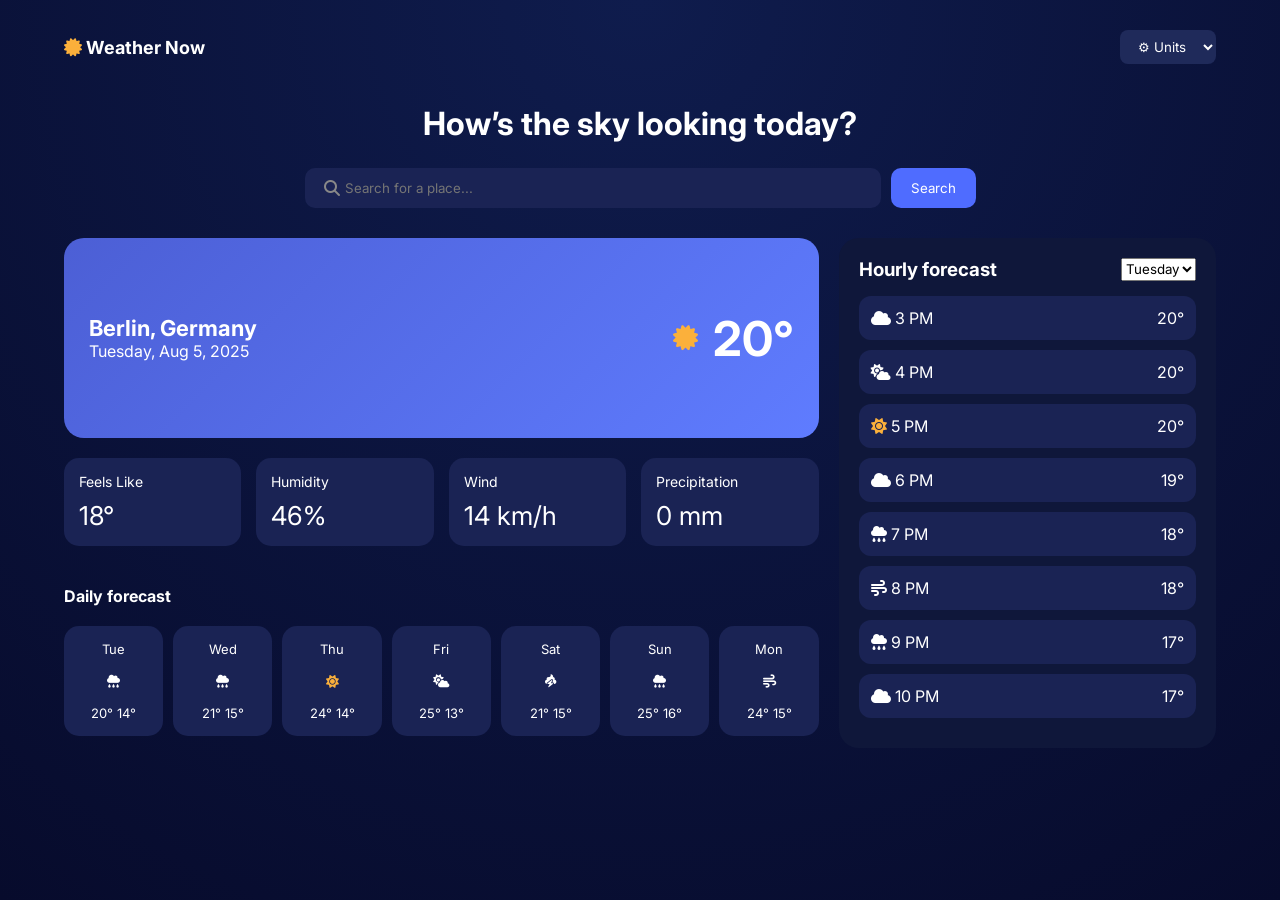
<file: Assignment 2_UI Weather/index.html>
<!DOCTYPE html>
<html lang="en">
<head>
  <meta charset="UTF-8" />
  <meta name="viewport" content="width=device-width, initial-scale=1.0">
  <title>Weather Now</title>
  <link rel="stylesheet" href="css/style.css" />
  <link rel="stylesheet" href="css/all.css">
  <link href="https://fonts.googleapis.com/css2?family=Inter:wght@400;600;700&display=swap" rel="stylesheet">
</head>
<body>

  <div class="app">

    <!-- Header -->
    <header class="header">
      <div class="logo">
        <i class="fa fa-certificate" aria-hidden="true" style="color: #FBB03B;"></i> 
        <span>Weather Now</span>
      </div>
      
      <select class="units">
        <option>⚙ Units</option>
      </select>
    </header>

    <!-- Title -->
    <h1 class="title">How’s the sky looking today?</h1>

    <!-- Search -->
    <div class="search-box">
      <i class="fa fa-search search-icon" aria-hidden="true"></i>
      <input type="text" placeholder="Search for a place..." />
      <button>Search</button>
    </div>

    <!-- Main Content -->
    <div class="content">

      <!-- Left -->
      <div class="left">

        <!-- Current Weather -->
        <div class="current-weather">
          <div>
            <h2>Berlin, Germany</h2>
            <p>Tuesday, Aug 5, 2025</p>
          </div>

          <div class="temp">
            <span><i class="fa fa-certificate" aria-hidden="true" style="color: #FBB03B;"></i></span>
            <h1>20°</h1>
          </div>
        </div>

        <!-- Stats -->
        <div class="stats">
          <div class="stat">Feels Like<br><span>18°</span></div>
          <div class="stat">Humidity<br><span>46%</span></div>
          <div class="stat">Wind<br><span>14 km/h</span></div>
          <div class="stat">Precipitation<br><span>0 mm</span></div>
        </div>

        <!-- Daily Forecast -->
         <br><h4>Daily forecast</h4><br>
        <div class="daily">
          <div class="day">Tue 
            <br><br><i class="fas fa-cloud-rain"></i><br><br>
            <span>20°</span>   <span>14°</span> 
          </div>
          <div class="day">Wed 
            <br><br><i class="fas fa-cloud-rain"></i><br><br>
            <span>21°</span>   <span>15°</span>
          </div>
          <div class="day">Thu 
            <br><br><i class="fas fa-sun" style="color: #FBB03B;"></i><br><br>
            <span>24°</span>   <span>14°</span>
          </div>
          <div class="day">Fri 
            <br><br><i class="fas fa-cloud-sun"></i><br><br>
            <span>25°</span>   <span>13°</span>
          </div>
          <div class="day">Sat 
            <br><br><i class="fas fa-poo-storm"></i><br><br>
            <span>21°</span>  <span>15°</span>
          </div>
          <div class="day">Sun 
            <br><br><i class="fas fa-cloud-rain"></i><br><br>
            <span>25°</span>   <span>16°</span>
          </div>
          <div class="day">Mon 
            <br><br><i class="fas fa-wind"></i><br><br>
            <span>24°</span>   <span>15°</span>
          </div>
        </div>

      </div>

      <!-- Right -->
      <div class="right">
        <div class="hourly-header">
          <h3>Hourly forecast</h3>
          <select>
            <option>Tuesday</option>
          </select>
        </div>

        <div class="hour"><span><i class="fa fa-cloud" aria-hidden="true"></i>  3 PM</span>20°</div>
        <div class="hour"><span><i class="fas fa-cloud-sun"></i>   4 PM</span> 20°</div>
        <div class="hour"><span><i class="fas fa-sun" style="color: #FBB03B;"></i>   5 PM</span> 20°</div>
        <div class="hour"><span><i class="fa fa-cloud" aria-hidden="true"></i>  6 PM</span>19°</div>
        <div class="hour"><span><i class="fas fa-cloud-rain"></i>  7 PM</span>18°</div>
        <div class="hour"><span><i class="fas fa-wind"></i>  8 PM</span>18°</div>
        <div class="hour"><span><i class="fas fa-cloud-rain"></i>   9 PM</span>17°</div>
        <div class="hour"><span><i class="fa fa-cloud" aria-hidden="true"></i>  10 PM</span>17°</div>
      </div>

    </div>
  </div>

</body>
</html>
</file>
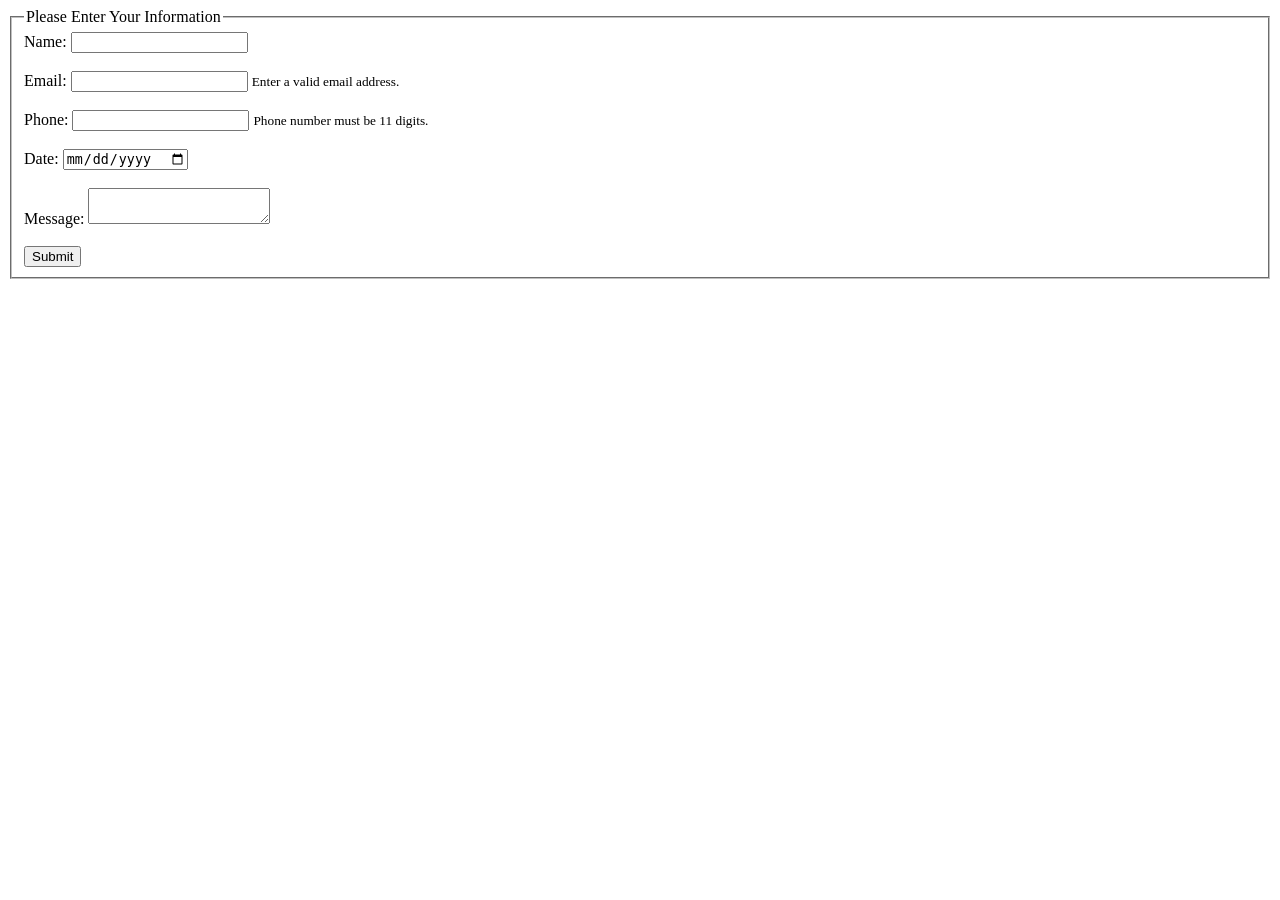
<file: HTML/Assignment_1/accessible form/index.html>
<!DOCTYPE html>
<html lang="en">
<head>
    <meta charset="UTF-8">
    <meta name="viewport" content="width=device-width, initial-scale=1.0">
    <title>Accessible Form</title>
</head>
<body>

    <!-- 
    4. Create an Accessible Form With Validations
    Requirements:
	    â€¢	<label for=""> for all inputs
	    â€¢	Email input with pattern
	    â€¢	Phone number input with pattern
	    â€¢	Date picker
	    â€¢	Textarea
	    â€¢	Required fields
	    â€¢	Fieldset + legend
	    â€¢	Add aria attributes (aria-describedby, aria-invalid)
     -->

    <form>
        <fieldset>
            <legend>Please Enter Your Information</legend>

            <label for="name">Name:</label>
            <input type="text" id="name" name="name" required aria-invalid="false">
            <br><br>

            <label for="email">Email:</label>
            <input type="email" name="email" id="email" required pattern="[a-z0-9._%+-]+@[a-z0-9.-]+\.[a-z]{2,}"
            aria-describedby="emailHelp" aria-invalid="false">
            <small id="emailHelp"> Enter a valid email address.</small>
            <br><br>

            <label for="phone">Phone:</label>
            <input type="tel" name="phone" id="phone" required pattern="[0-9]{11}" aria-describedby="phoneHelp"
             aria-invalid="false">
            <small id="phoneHelp"> Phone number must be 11 digits.</small>
            <br><br>

            <label for="date">Date:</label>
            <input type="date" id="date" name="date" required>
            <br><br>

            <label for="message">Message:</label>
            <textarea name="message" id="message" required aria-invalid="false"></textarea>
            <br><br>

            <button type="submit">Submit</button> 
        </fieldset>
    </form>
    
</body>
</html>
</file>
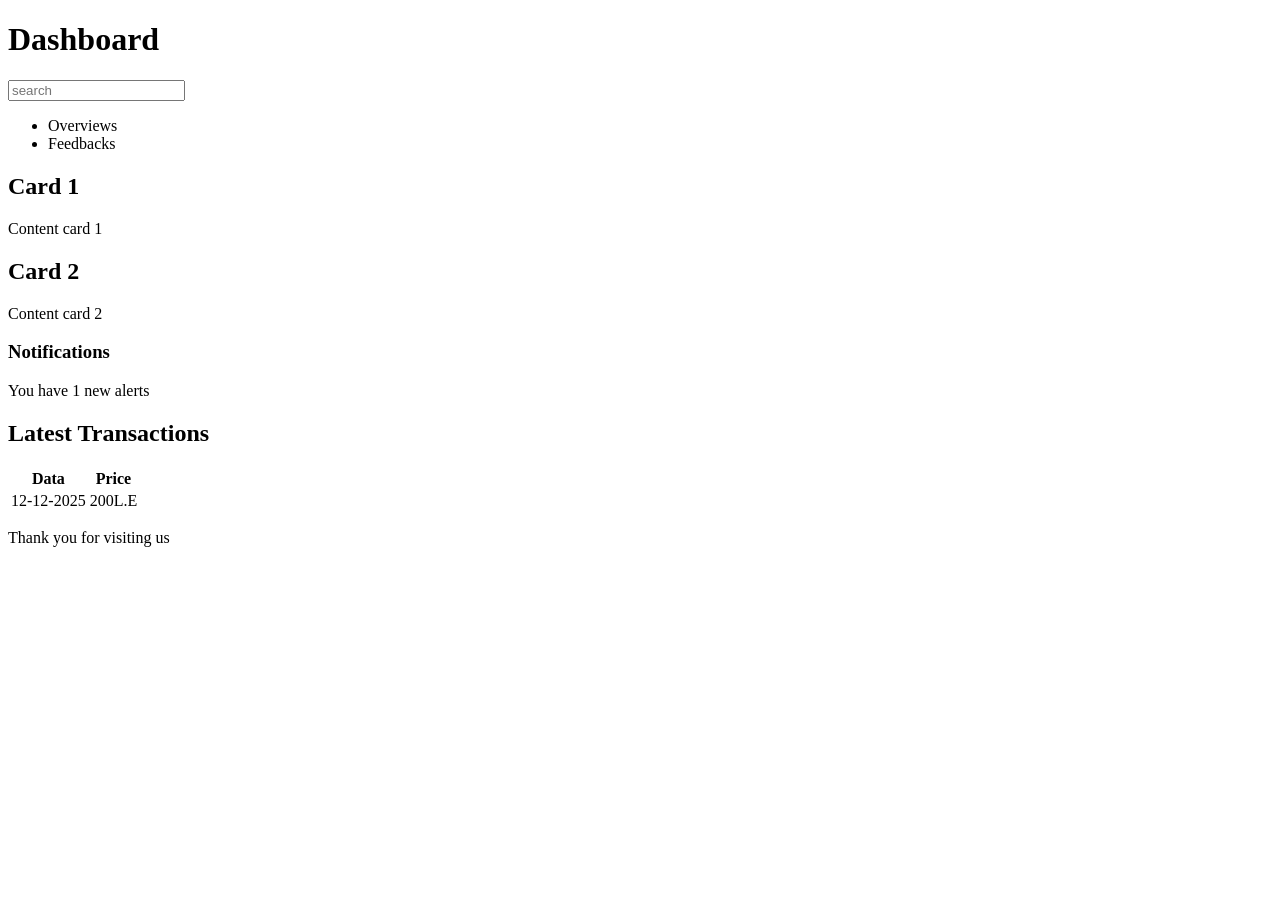
<file: HTML/Assignment_1/Dashboard/index.html>
<!DOCTYPE html>
<html lang="en">
<head>
    <meta charset="UTF-8">
    <meta name="viewport" content="width=device-width, initial-scale=1.0">
    <title>Dashboard</title>
</head>
<body>

    <header>
        <h1>Dashboard</h1>
        <input type="search" placeholder="search">
    </header>

    <nav>
        <ul>
            <li>Overviews</li>
            <li>Feedbacks</li>
        </ul>
    </nav>

    <main>
        <section>
            <article>
                <h2>Card 1</h2>
                <p>Content card 1</p>
            </article>
            <article>
                <h2>Card 2</h2>
                <p>Content card 2</p>
            </article>
        </section>

        <aside>
            <h3>Notifications</h3>
            <p>You have 1 new alerts</p>
        </aside>

        <section>
            <h2>Latest Transactions</h2>
            <table>
                <tr>
                    <th>Data</th>
                    <th>Price</th>
                </tr>
                <tr>
                    <td>12-12-2025</td>
                    <td>200L.E</td>
                </tr>
            </table>
        </section>
    </main>

    <footer>
        <p>Thank you for visiting us</p>
    </footer>
    
</body>
</html>
</file>
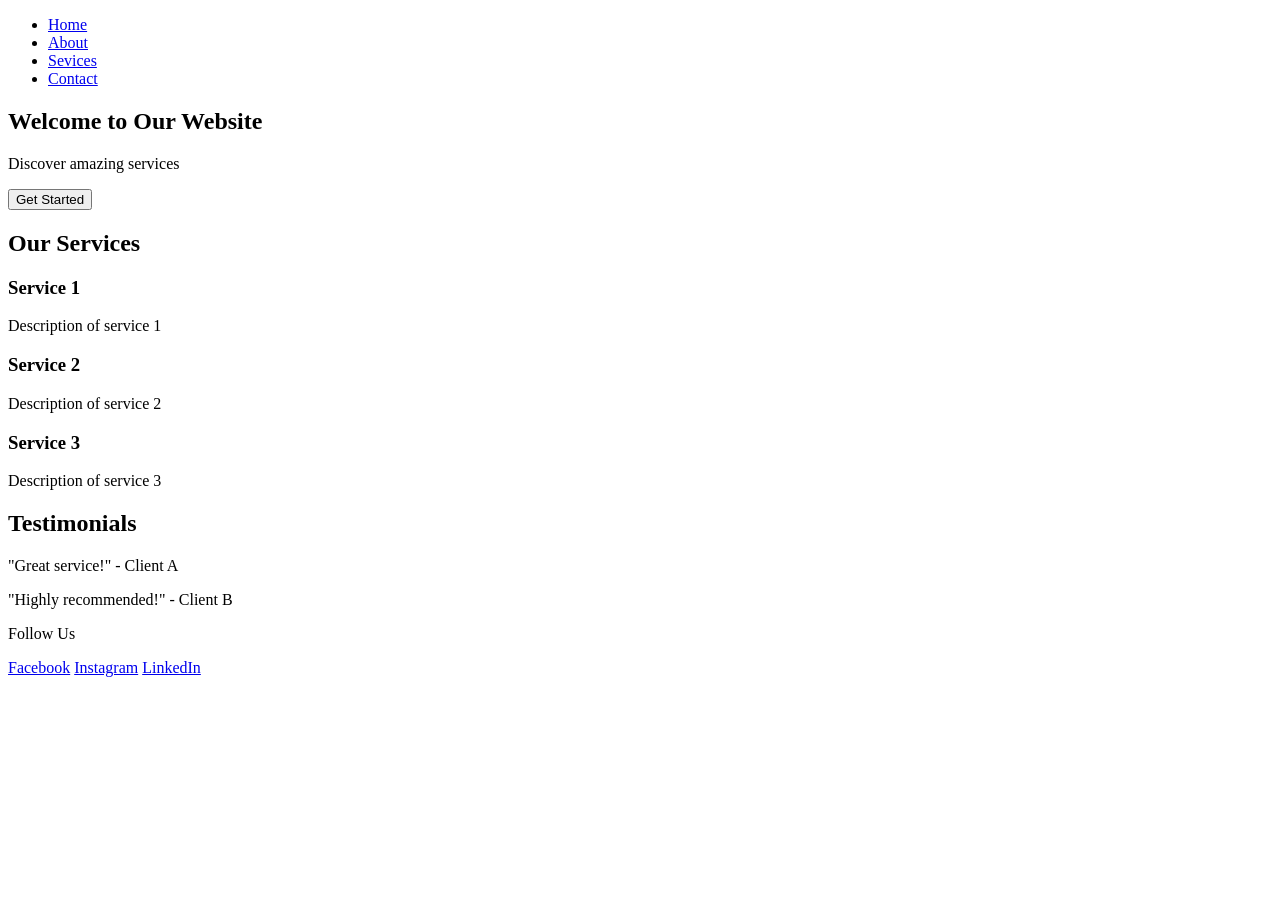
<file: HTML/Assignment_1/landing page/index.html>
<!DOCTYPE html>
<html lang="en">
<head>
    <meta charset="UTF-8">
    <meta name="viewport" content="width=device-width, initial-scale=1.0">
    <title>Landing Page</title>
</head>
<body>

    <!-- 
    3. Build a Full HTML Landing Page Structure
    Requirements:
	   â€¢	Navbar with links (Home, About, Services, Contact)
	   â€¢	Hero section with big heading + button
	   â€¢	Services section (3 service cards)
	   â€¢	Testimonials section
	   â€¢	Footer with social icons
     -->

    <header>
        <nav>
            <ul>
                <li><a href="#">Home</a></li>
                <li><a href="#">About</a></li>
                <li><a href="#">Sevices</a></li>
                <li><a href="#">Contact</a></li>
            </ul>
        </nav>
    </header>

    <main>
        <!-- hero section (big header + call-to-Action Button) -->
        <section>
            <h1>Welcome to Our Website</h1>
            <p>Discover amazing services</p>
            <button>Get Started</button>
        </section>

        <section>
            <h2>Our Services</h2>

            <article>
                <h3>Service 1</h3>
                <p> Description of service 1</p>
            </article>
            <article>
                <h3>Service 2</h3>
                <p>Description of service 2</p>
            </article>
            <article>
                <h3>Service 3</h3>
                <p>Description of service 3</p>
            </article>
        </section>

        <section>
            <h2>Testimonials</h2>
            <article>
                <p>"Great service!" - Client A</p>
            </article>
            <article>
                <p>"Highly recommended!" - Client B</p>
            </article>
        </section>
    </main>

    <footer>
        <p>Follow Us</p>
        <span><a href="#">Facebook</span></a>
        <span><a href="#">Instagram</span></a>
        <span><a href="#">LinkedIn</span></a>
    </footer>
    
</body>
</html>
</file>
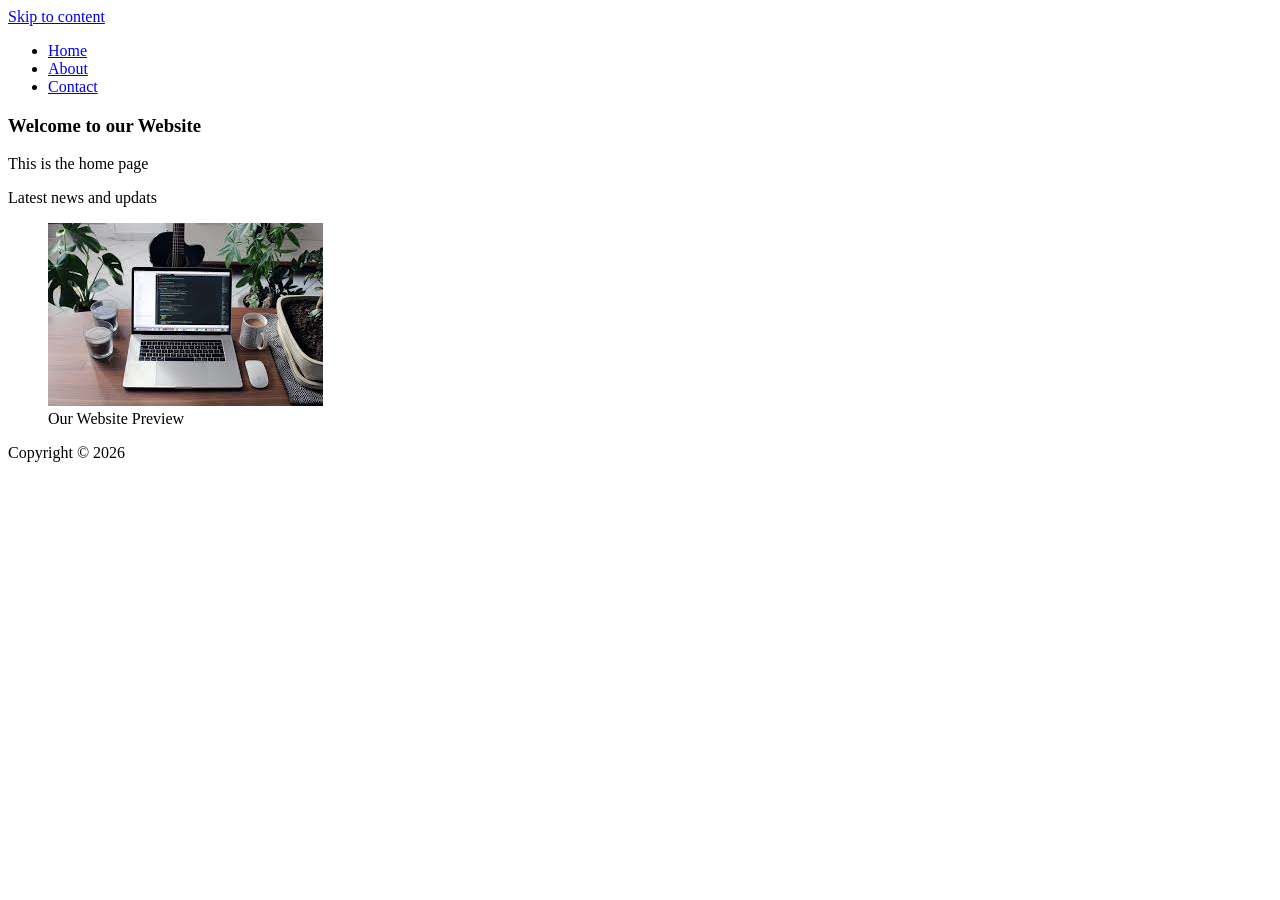
<file: HTML/Assignment_1/multi-page website/index.html>
<!DOCTYPE html>
<html lang="en">
<head>
    <meta charset="UTF-8">
    <meta name="viewport" content="width=device-width, initial-scale=1.0">
    <meta name="description" content="Welcome to our website home page">
    <link rel="canonical" href="https://example.com/">
    <title>Home Page</title>
    <meta property="og:title" content="Home Page">
    <meta property="og:description" content="Welcome to our website">
    <meta property="og:image" content="https://example.com/og.jpg">
</head>
<body>

    <!-- 
    5. Build a Multi-Page Website With Proper Semantic Structure
    Create a 3-page website:
	   â€¢	index.html
	   â€¢	about.html
	   â€¢	contact.html
    Requirements:
	   â€¢	Use semantic tags everywhere: header, nav, aside, main, article, section, figure, footer
	   â€¢	Reusable navigation bar on all pages
	   â€¢	Add breadcrumb navigation on About and Contact pages
	   â€¢	Add skip-to-content link (for accessibility)
	   â€¢	Add structured metadata inside <head>:
	   â€¢	Meta description
	   â€¢	Canonical link
	   â€¢	OG tags (title, description, image)
    -->

    <a href="#main-content">Skip to content</a>
    <header>
        <nav>
            <ul>
                <li><a href="index.html">Home</a></li>
                <li><a href="about.html">About</a></li>
                <li><a href="contact.html">Contact</a></li>
            </ul>
        </nav>
    </header>

    <main id="main-content">
        <section>
            <article>
                <h1>Welcome to our Website</h1>
                <p>This is the home page</p>
            </article>
        </section>
        <aside>
            <p>Latest news and updats</p>
        </aside>
        <figure>
            <img src="webbackground.jpg" alt="Website Background">
            <figcaption>Our Website Preview</figcaption>
        </figure>
    </main>

    <footer>
        <p>Copyright  &copy; 2026</p>
    </footer>
    
</body>
</html>
</file>
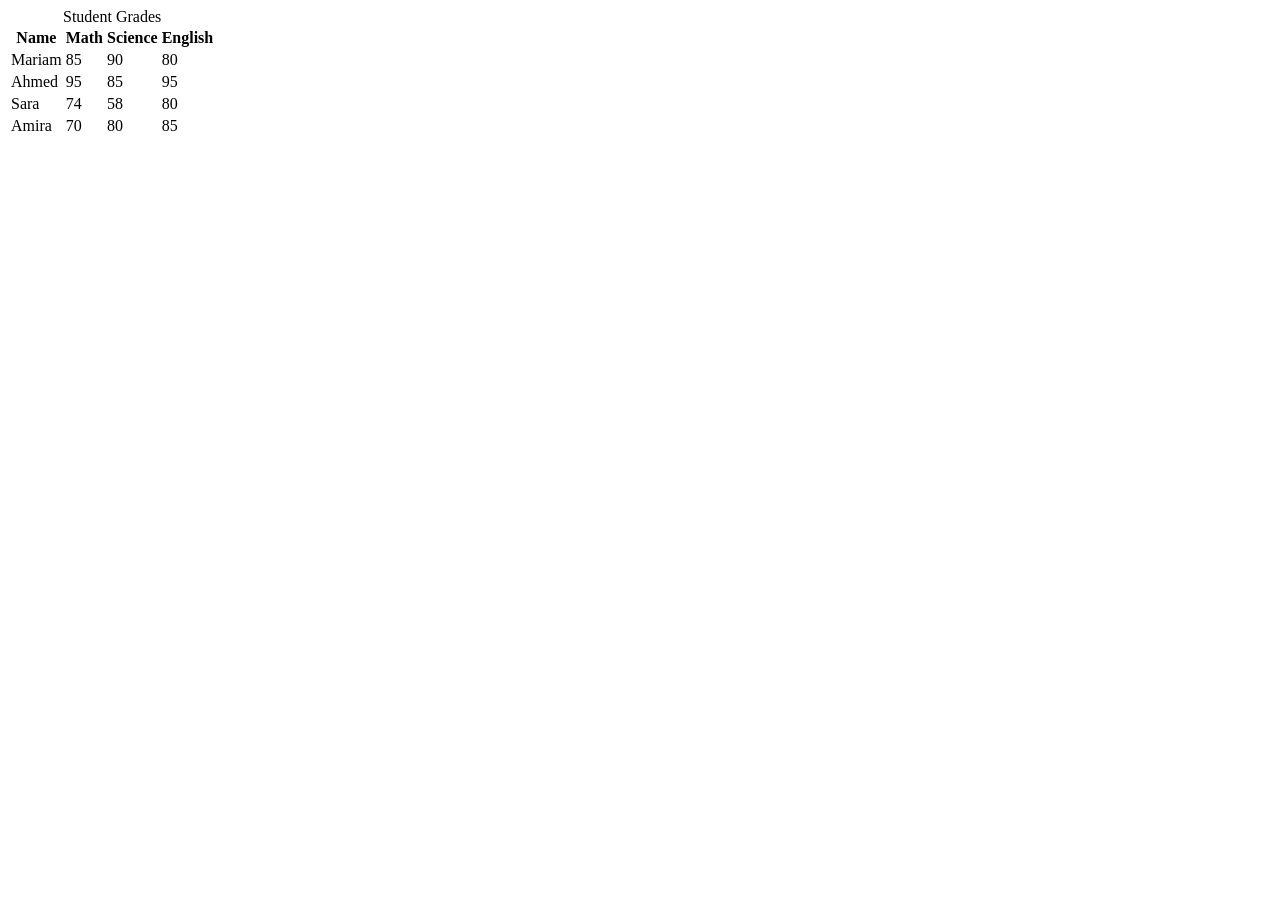
<file: HTML/Assignment_1/student_grades_table/index.html>
<!DOCTYPE html>
<html lang="en">
<head>
    <meta charset="UTF-8">
    <meta name="viewport" content="width=device-width, initial-scale=1.0">
    <title>Student Grades Table</title>
</head>
<body>

    <!-- 
    2. Build a Table with Student Grades
    Requirements:
	   â€¢	Table with header row
	   â€¢	Columns: Name, Math, Science, English
	   â€¢	Use <thead>, <tbody>, <tr>, <th>, <td>
	   â€¢	Add a caption
    -->

    <table>
        <caption> Student Grades </caption>

        <thead>
            <tr>
                <th> Name </th>
                <th> Math </th>
                <th> Science </th>
                <th> English </th>
            </tr>
        </thead>

        <tbody>
            <tr>
                <td>Mariam</td>
                <td>85</td>
                <td>90</td>
                <td>80</td>
            </tr>
            <tr>
                <td>Ahmed</td>
                <td>95</td>
                <td>85</td>
                <td>95</td>
            </tr>
            <tr>
                <td>Sara</td>
                <td>74</td>
                <td>58</td>
                <td>80</td>
            </tr>
            <tr>
                <td>Amira</td>
                <td>70</td>
                <td>80</td>
                <td>85</td>
            </tr>
        </tbody>
    </table>
    
</body>
</html>
</file>
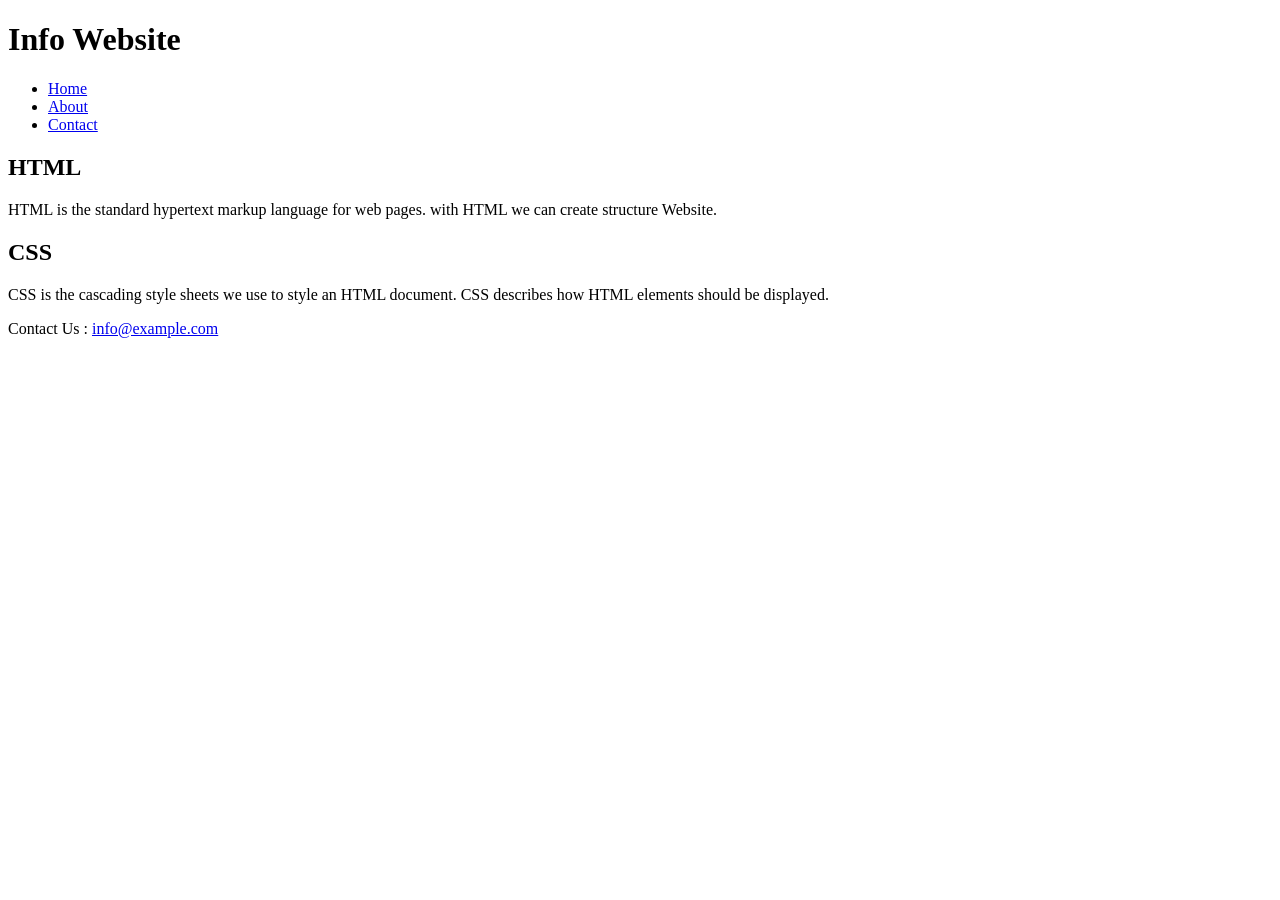
<file: HTML/Assignment_1/website_with_3_sections/index.html>
<!DOCTYPE html>
<html lang="en">
<head>
    <meta charset="UTF-8">
    <meta name="viewport" content="width=device-width, initial-scale=1.0">
    <title>Website</title>
</head>
<body>

    <!-- 
    1. Build a Website with 3 Sections
    Requirements:
	    â€¢	Header (logo + nav links)
	    â€¢	Main section (two articles)
	    â€¢	Footer (contact information)
    Use semantic tags:
    <header> <nav> <main> <section> <article> <footer>
     -->

    <header>
        <h1>Info Website</h1>
        <nav>
            <ul>
                <li><a href="#">Home</a></li>
                <li><a href="#">About</a></li>
                <li><a href="#">Contact</a></li>
            </ul>
        </nav>
    </header>

    <main>
        <section>
            <article>
                <h2>HTML</h2>
                <p>HTML is the standard hypertext markup language for web pages.
                    with HTML we can create structure Website.
                </p>
            </article>
            <article>
                <h2>CSS</h2>
                <p>CSS is the cascading style sheets we use to style an HTML document.
                    CSS describes how HTML elements should be displayed.
                </p>
            </article>
        </section>
    </main>

    <footer>
        <p>Contact Us : <a href="#">info@example.com</a></p>
    </footer>
    
</body>
</html>
</file>
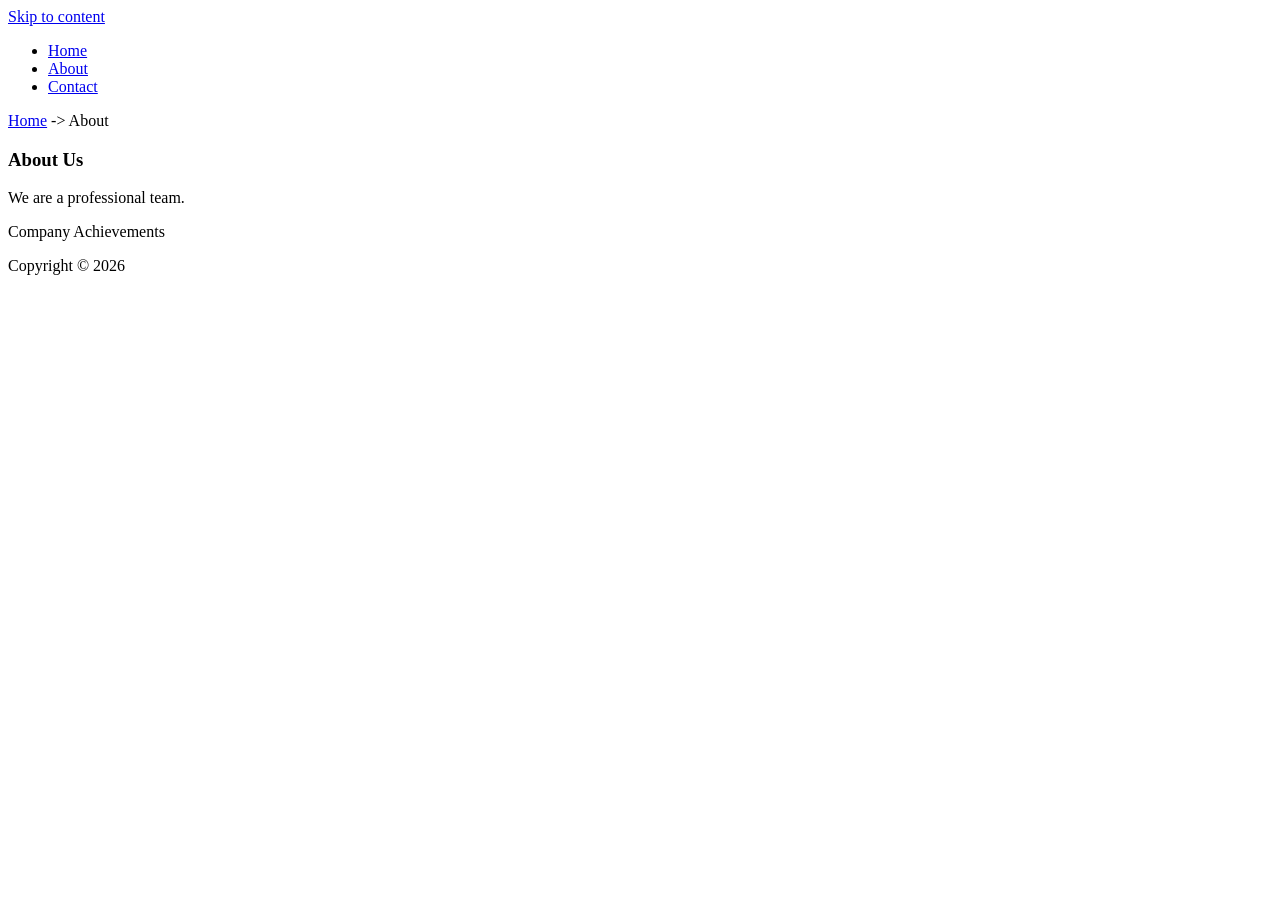
<file: HTML/Assignment_1/multi-page website/about.html>
<!DOCTYPE html>
<html lang="en">
<head>
    <meta charset="UTF-8">
    <meta name="viewport" content="width=device-width, initial-scale=1.0">
    <title>About Page</title>
</head>
<body>

    <a href="#main-content">Skip to content</a>
    <header>
        <nav>
            <ul>
                <li><a href="index.html">Home</a></li>
                <li><a href="about.html">About</a></li>
                <li><a href="contact.html">Contact</a></li>
            </ul>
        </nav>
    </header>

    <nav aria-label="breadcrumb">
        <a href="index.html">Home</a> -> About
    </nav>

    <main id="main-content">
        <section>
            <article>
                <h1>About Us</h1>
                <p>We are a professional team.</p>
            </article>
        </section>
        <aside>
            <p>Company Achievements</p>
        </aside>
    </main>

    <footer>
        <p>Copyright  &copy; 2026</p>
    </footer>
    
</body>
</html>
</file>
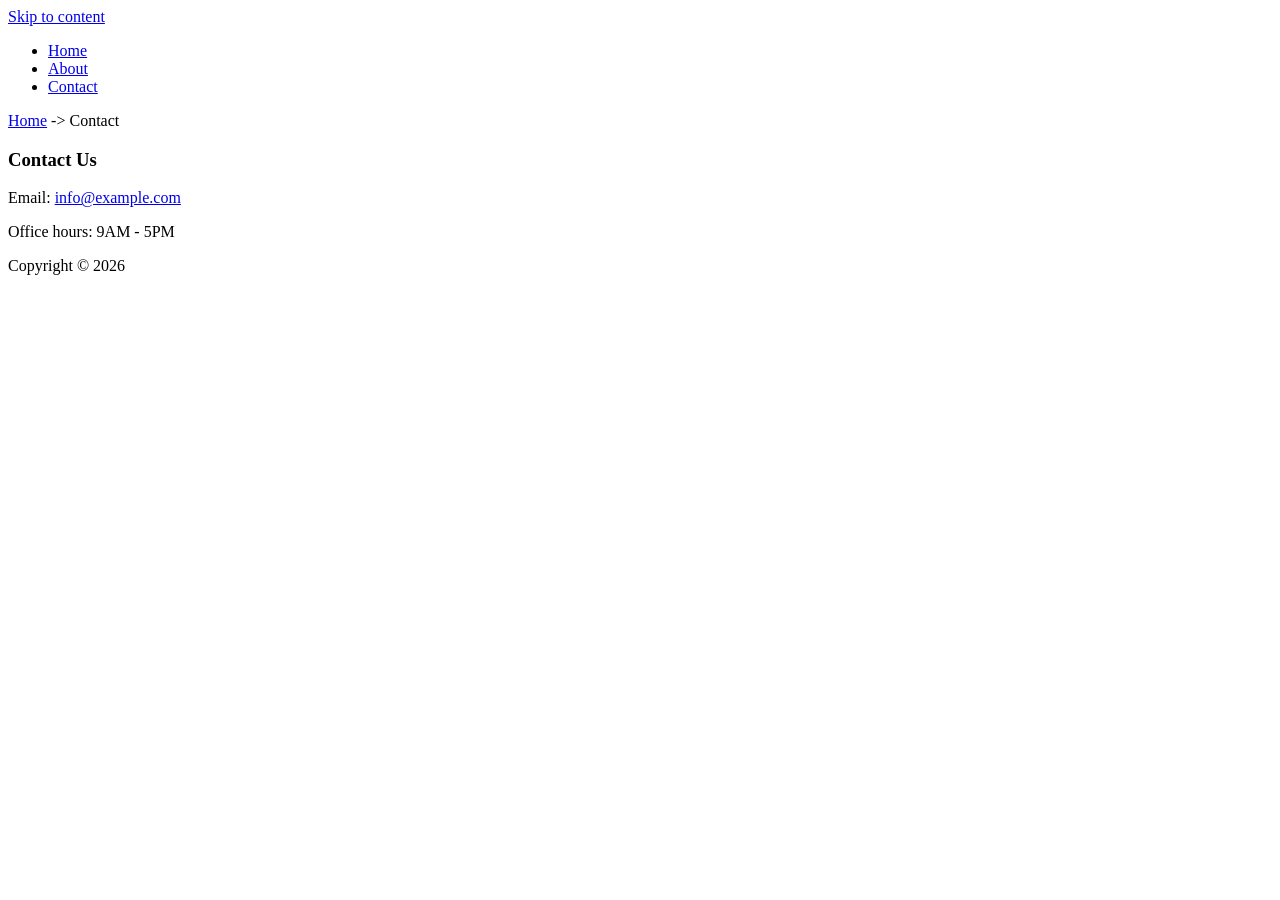
<file: HTML/Assignment_1/multi-page website/contact.html>
<!DOCTYPE html>
<html lang="en">
<head>
    <meta charset="UTF-8">
    <meta name="viewport" content="width=device-width, initial-scale=1.0">
    <title>Contact Page</title>
</head>
<body>

    <a href="#main-content">Skip to content</a>
    <header>
        <nav>
            <ul>
                <li><a href="index.html">Home</a></li>
                <li><a href="about.html">About</a></li>
                <li><a href="contact.html">Contact</a></li>
            </ul>
        </nav>
    </header>

    <nav aria-label="breadcrumb">
        <a href="index.html">Home</a> -> Contact
    </nav>

    <main id="main-content">
        <section>
            <article>
                <h1>Contact Us</h1>
                <p>Email: <a href="#">info@example.com</a></p>
            </article>
        </section>
        <aside>
            <p>Office hours: 9AM - 5PM</p>
        </aside>
    </main>

    <footer>
        <p>Copyright  &copy; 2026</p>
    </footer>
    
</body>
</html>
</file>
<file: Assignment 2_UI Weather/css/style.css>
* {
  margin: 0;
  padding: 0;
  box-sizing: border-box;
  font-family: 'Inter', sans-serif;
}

body {
  background: radial-gradient(circle at top, #0f1c4d, #070b2c);
  color: #fff;
  min-height: 100vh;
}

.app {
  width: 90%;
  max-width: 1200px;
  margin: auto;
  padding: 30px 0;
}

/* Header */
.header {
  display: flex;
  justify-content: space-between;
  align-items: center;
}

.logo {
  font-weight: 700;
  font-size: 18px;
}

.units {
  background: #1f2a5a;
  border: none;
  color: white;
  padding: 8px 14px;
  border-radius: 8px;
  cursor: pointer;
}

/* Title */
.title {
  text-align: center;
  margin: 40px 0 25px;
  font-size: 32px;
}

/* Search */
.search-box {
  display: flex;
  justify-content: center;
  gap: 10px;
  position: relative;
}

.search-box input {
  width: 50%;
  padding: 10px 10px 10px 40px;
  border-radius: 10px;
  border: none;
  background: #1a2354;
  color: white;
}

.search-icon {
  position: absolute;
  left: 260px;
  top: 50%;
  transform: translateY(-50%);
  font-size: 16px;
  color: #888;
}

.search-box button {
  padding: 12px 20px;
  border-radius: 10px;
  border: none;
  background: #4f6cff;
  color: white;
  cursor: pointer;
}

/* Layout */
.content {
  display: grid;
  grid-template-columns: 2fr 1fr;
  gap: 20px;
  margin-top: 30px;
}

/* Left */
.current-weather {
  background: linear-gradient(135deg, #4c5fd5, #5f7cff);
  padding: 25px;
  border-radius: 20px;
  display: flex;
  justify-content: space-between;
  align-items: center;
  height: 200px;
}

.current-weather h2 {
  font-size: 22px;
}

.temp {
  display: flex;
  align-items: center;
  gap: 15px;
}

.temp h1 {
  font-size: 48px;
}

.temp span {
  font-size: 25px;
}

/* Stats */
.stats {
  display: grid;
  grid-template-columns: repeat(4, 1fr);
  gap: 15px;
  margin: 20px 0;
}

.stat {
  background: #1a2354;
  padding: 15px;
  border-radius: 15px;
  /* text-align: center; */
  font-size: 14px;
}

.stat span {
  display: block;
  margin-top: 10px;
  font-size: 26px;
}

/* Daily */
.daily {
  display: grid;
  grid-template-columns: repeat(7, 1fr);
  gap: 10px;
}

.day {
  background: #1a2354;
  padding: 15px;
  border-radius: 15px;
  text-align: center;
  font-size: 13px;
}

/* Right */
.right {
  background: #0f173a;
  padding: 20px;
  border-radius: 20px;
}

.hourly-header {
  display: flex;
  justify-content: space-between;
  margin-bottom: 15px;
}

.hour {
  background: #1a2354;
  padding: 12px;
  border-radius: 12px;
  margin-bottom: 10px;
  display: flex;
  justify-content: space-between;
}
</file>
